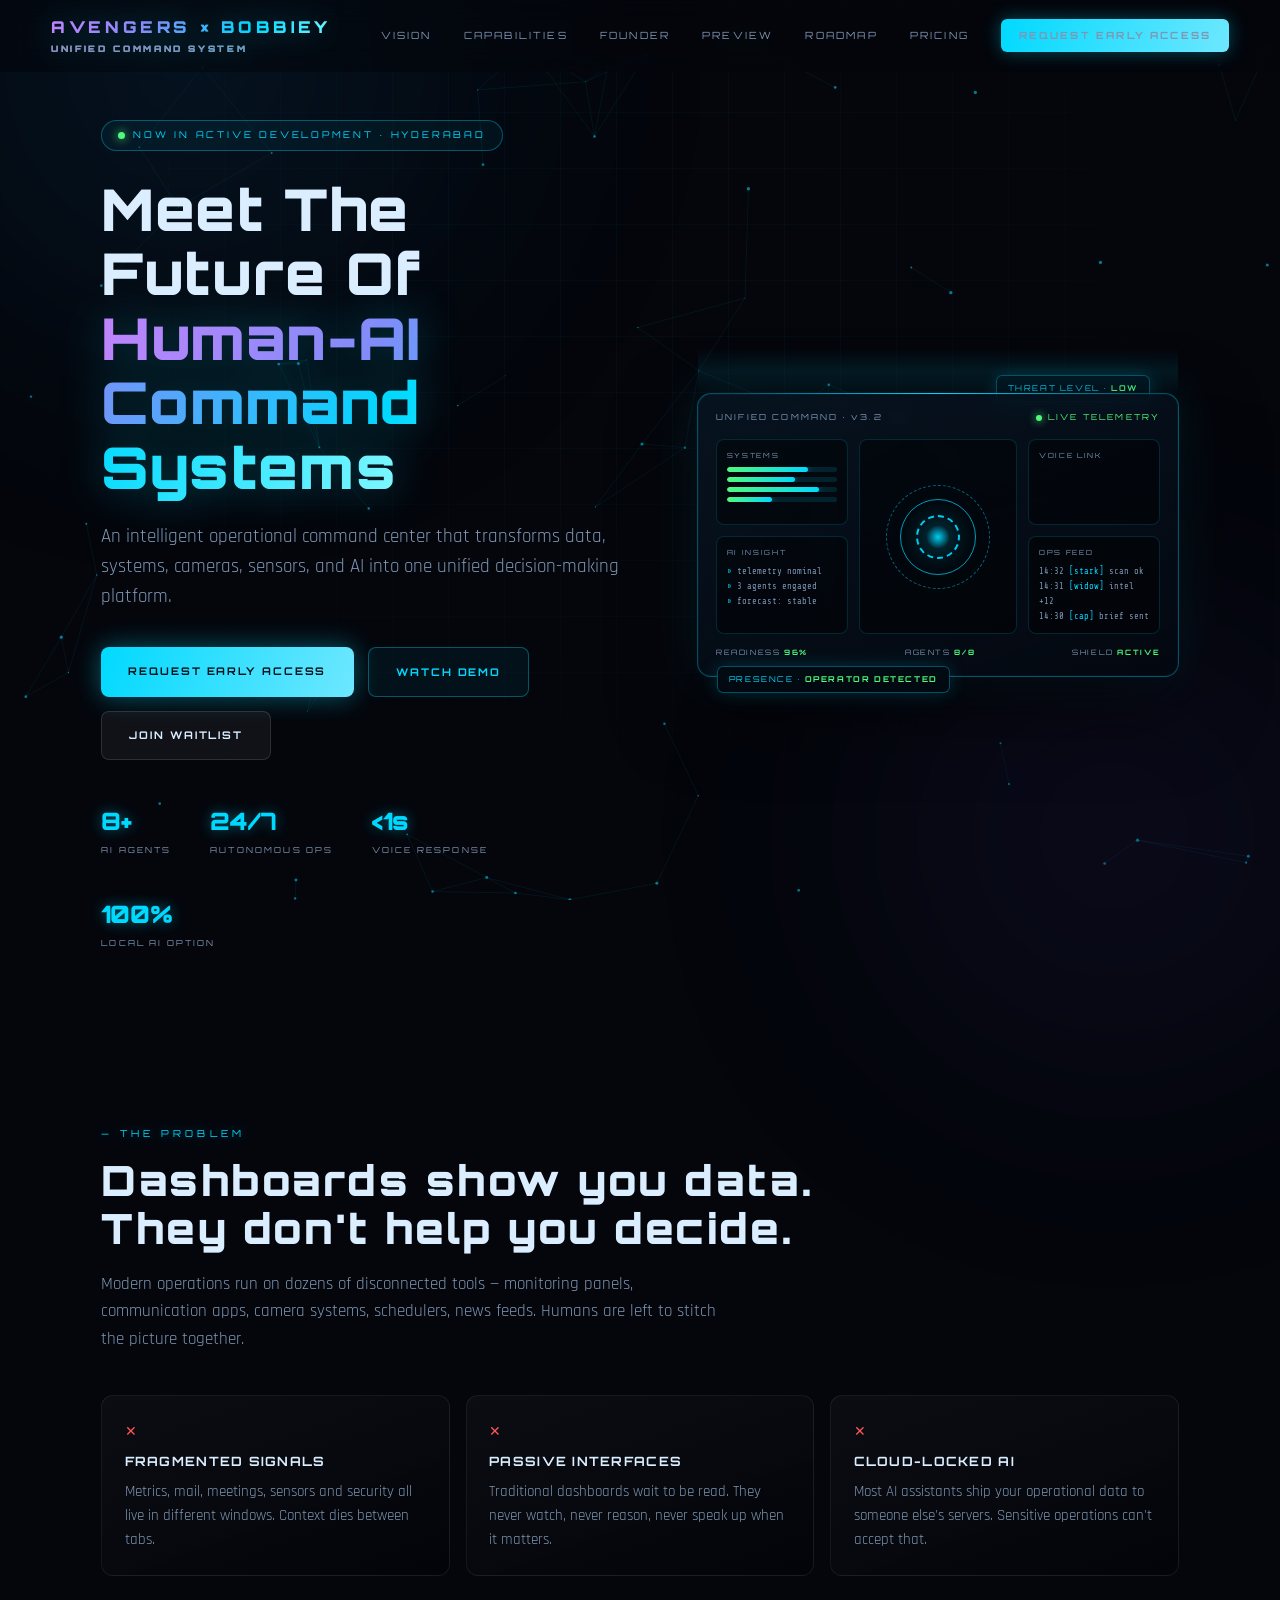
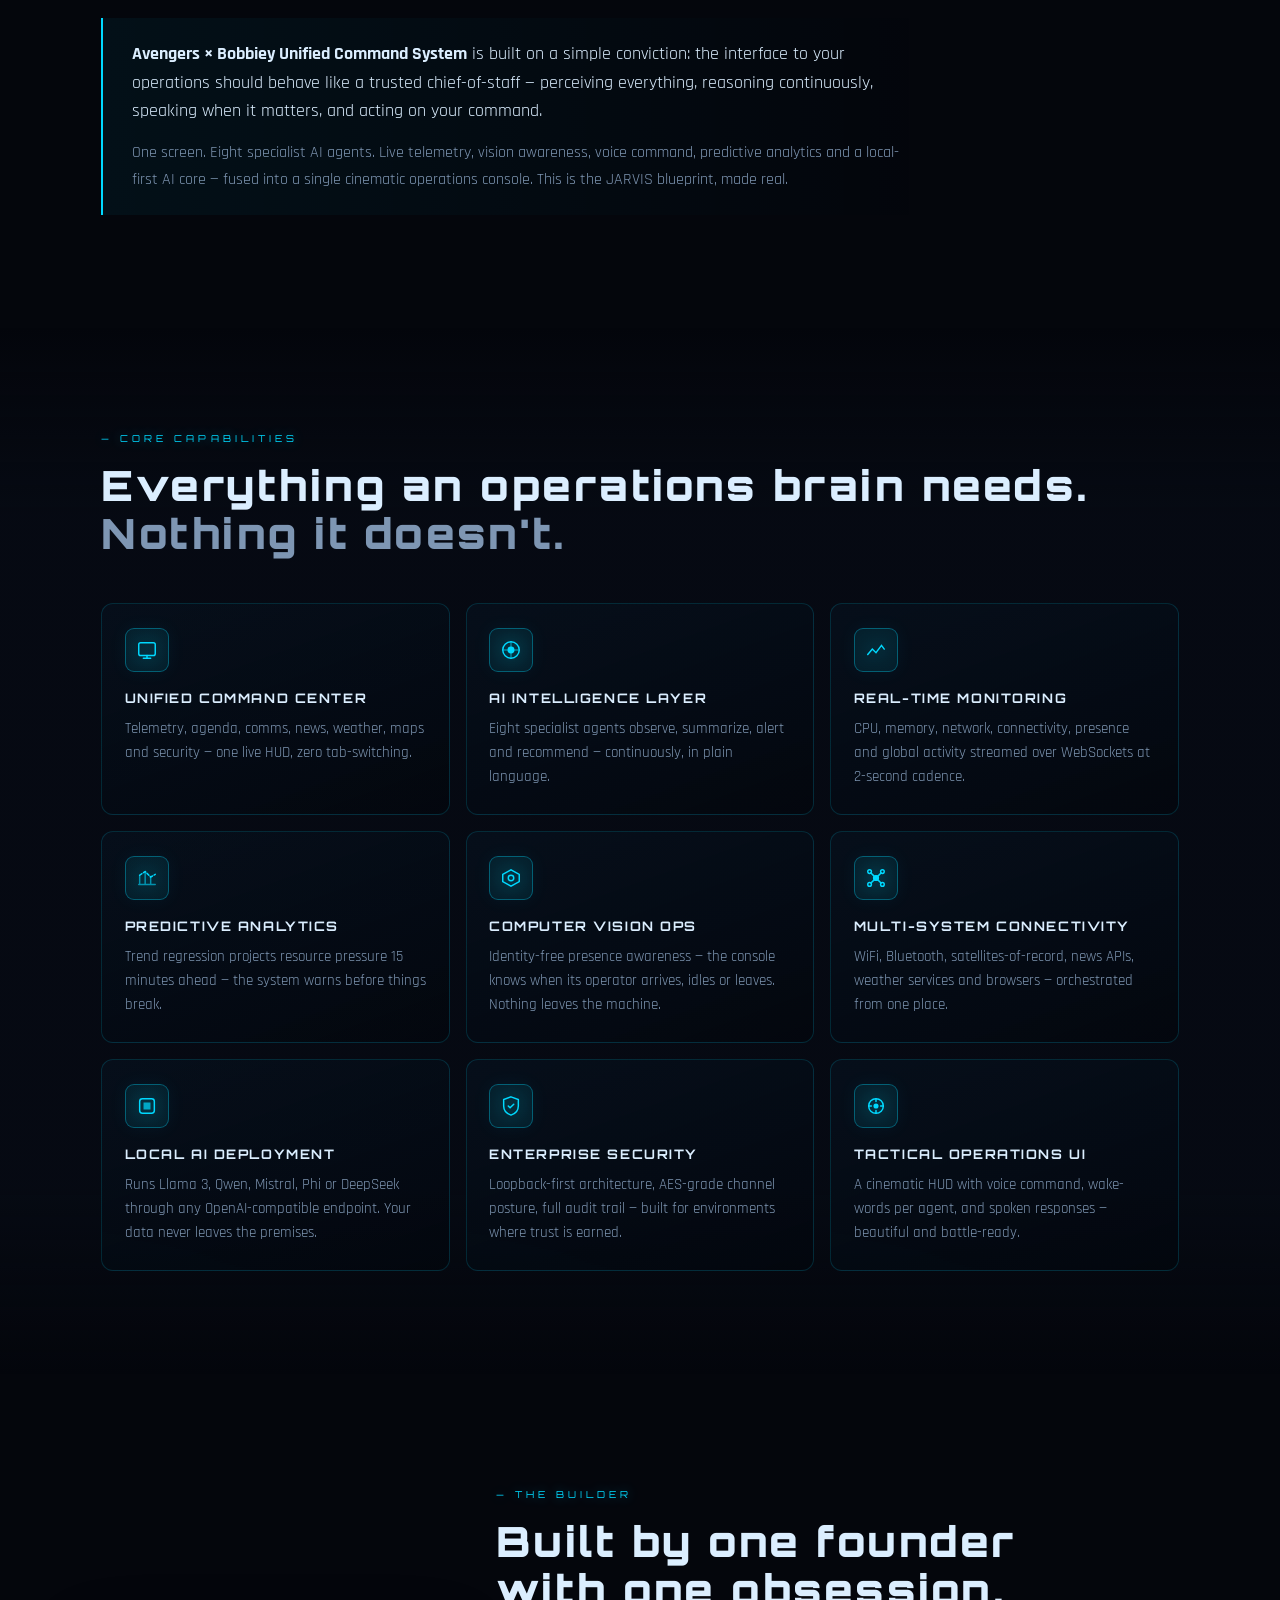
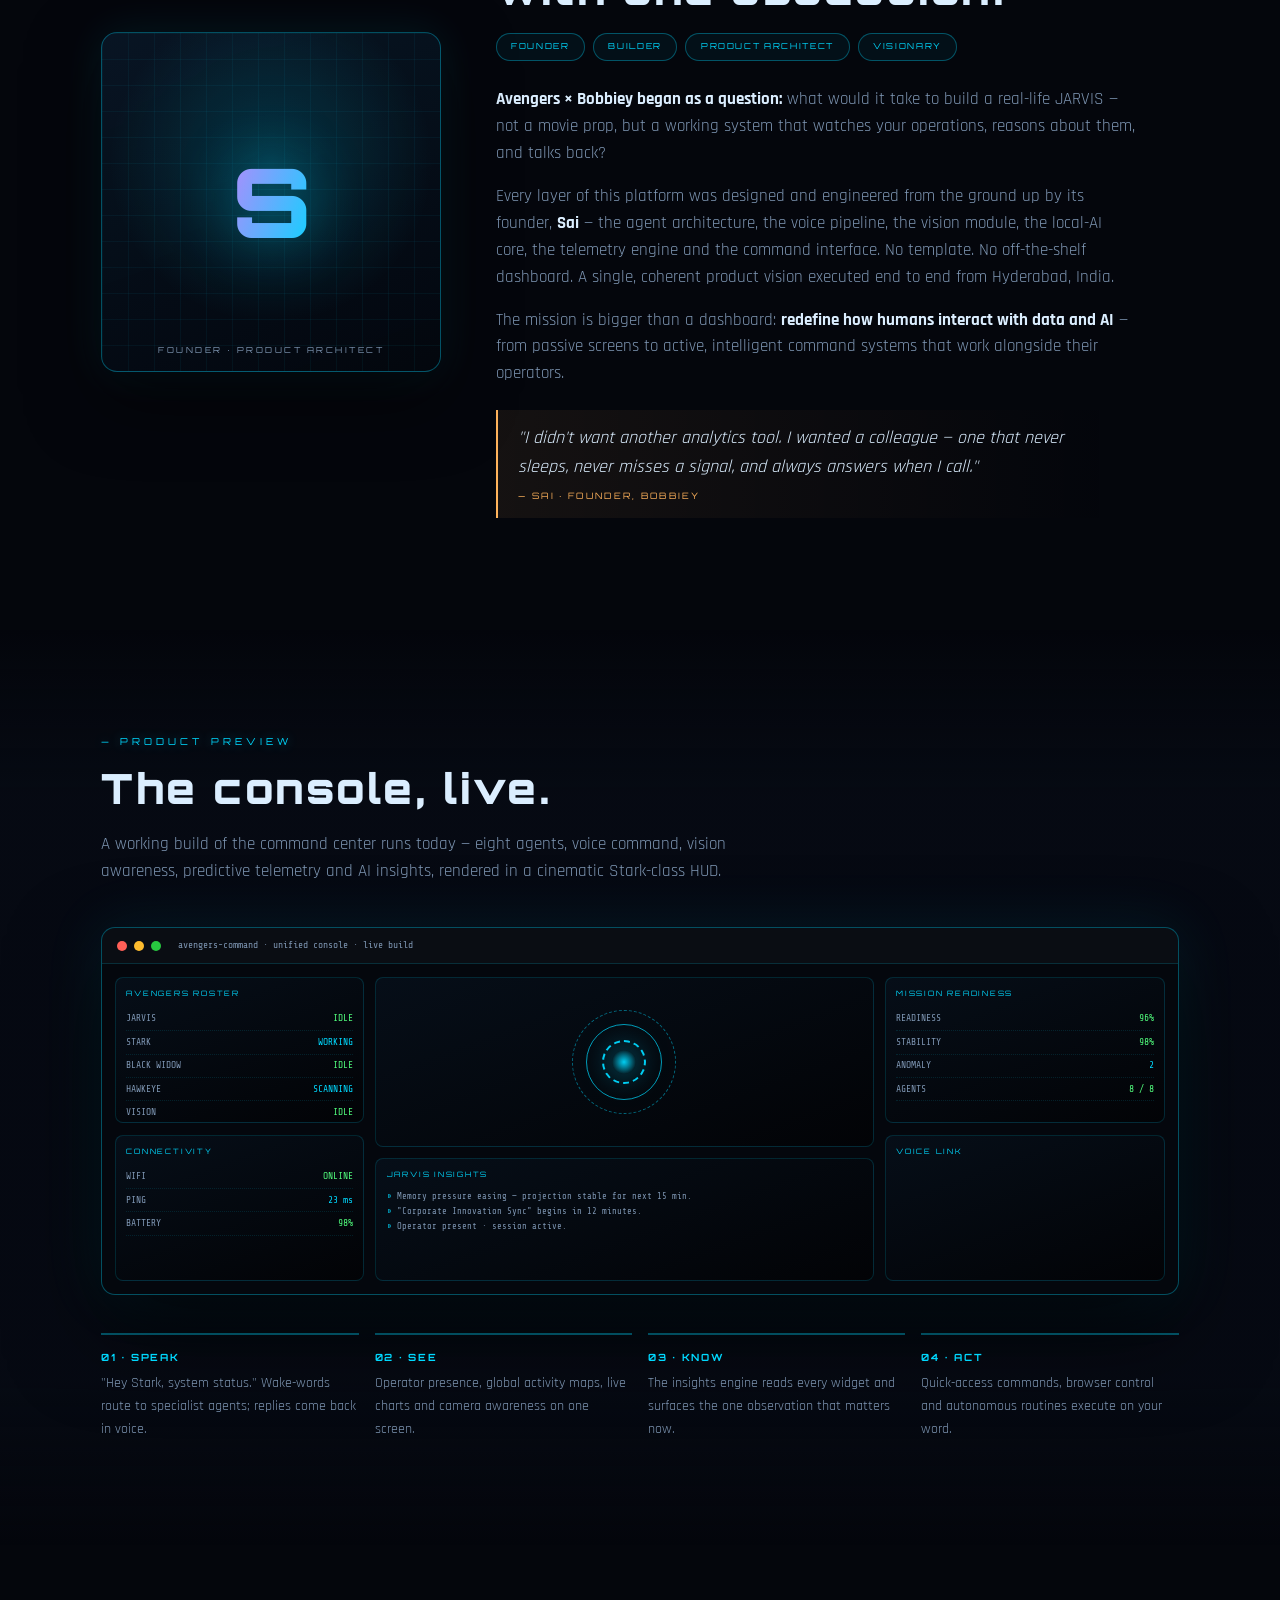
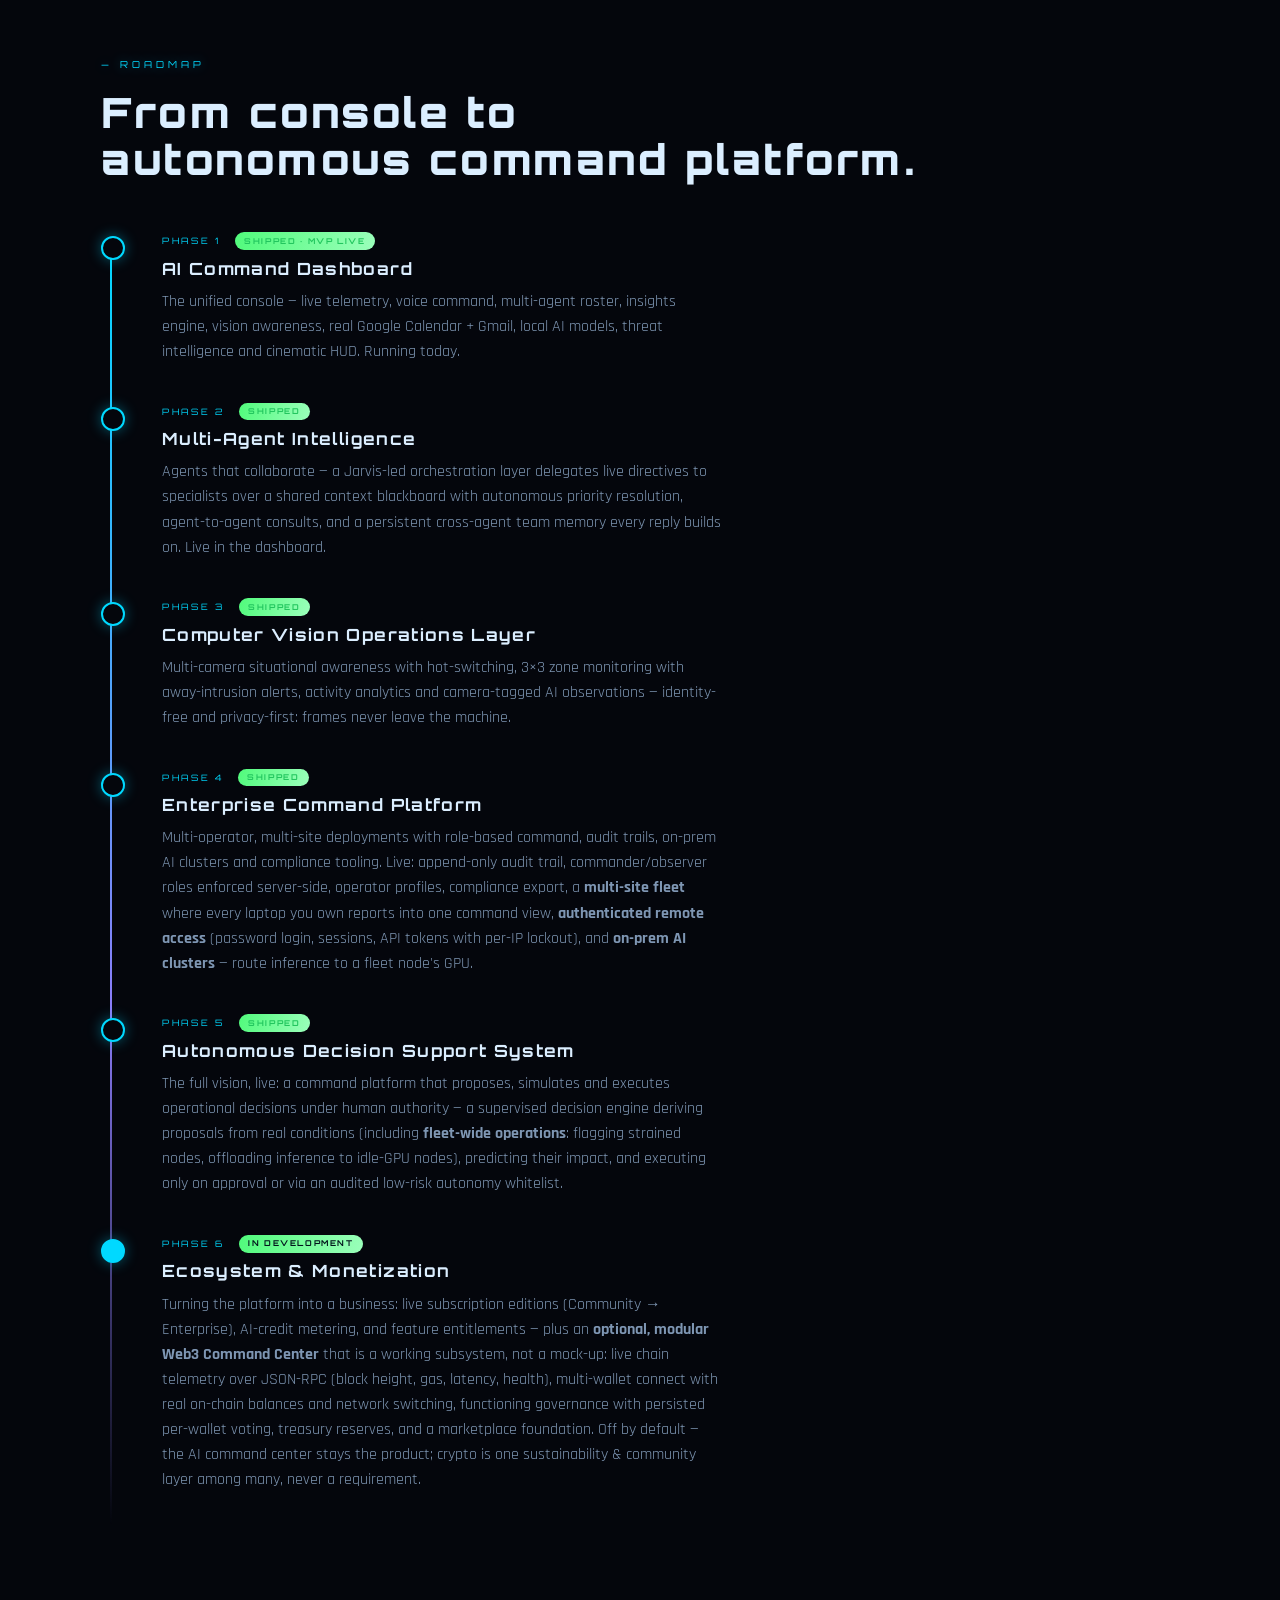
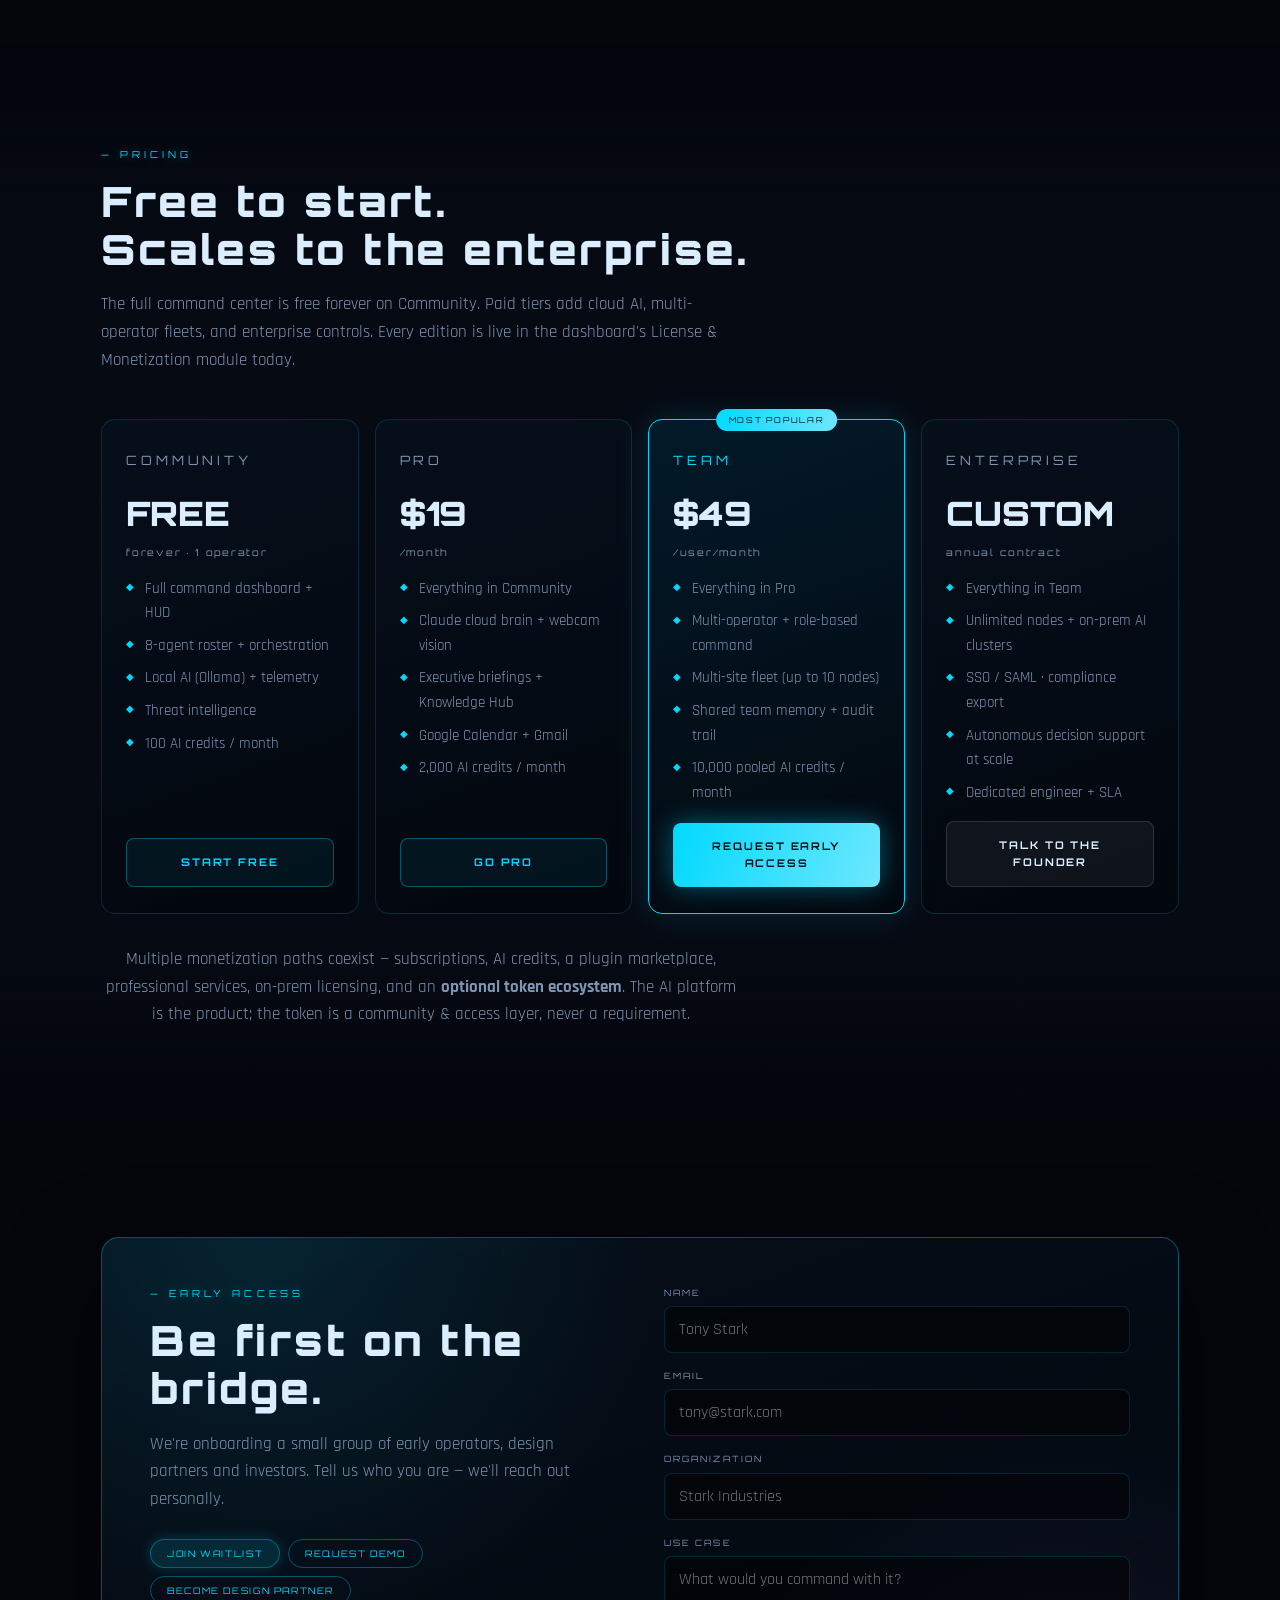
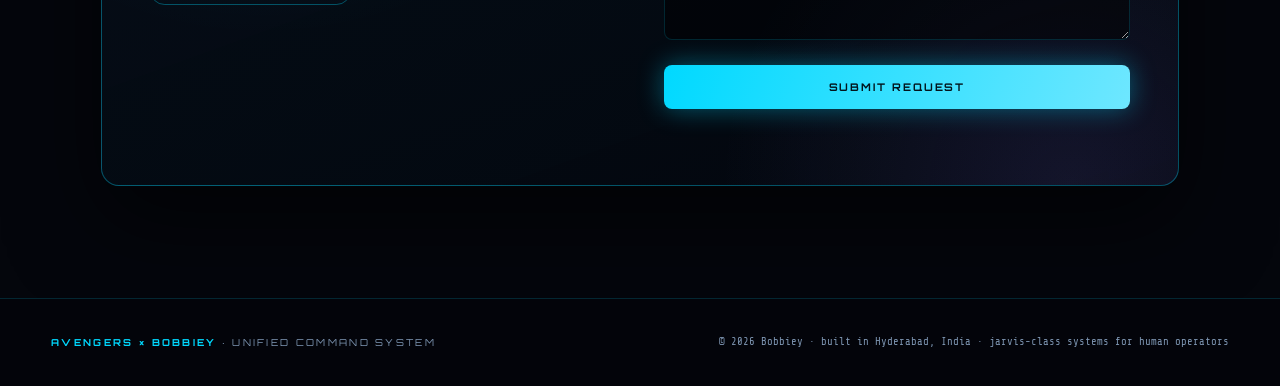
<file: static/landing.html>
<!doctype html>
<html lang="en">
<head>
<meta charset="utf-8"/>
<meta name="viewport" content="width=device-width, initial-scale=1"/>
<title>AVENGERS × BOBBIEY — Unified Command System</title>
<meta name="description" content="The next-generation AI-powered command center. Data, systems, cameras, sensors and AI — unified into one decision-making platform."/>
<link rel="preconnect" href="https://fonts.googleapis.com">
<link rel="preconnect" href="https://fonts.gstatic.com" crossorigin>
<link href="https://fonts.googleapis.com/css2?family=Orbitron:wght@400;700;900&family=Rajdhani:wght@300;400;500;600;700&family=Share+Tech+Mono&display=swap" rel="stylesheet">
<style>
/* ═══════════════════════════════════════════════════════
   AVENGERS × BOBBIEY · Launch site
   ═══════════════════════════════════════════════════════ */
:root{
  --bg:#04060c; --bg2:#070b14;
  --ink:#dbeeff; --dim:#7e96b3;
  --cy:#00d9ff; --cy-soft:rgba(0,217,255,.45);
  --vio:#8b7cf8; --gold:#ffb35c; --grn:#50fa7b; --red:#ff5555;
  --edge:rgba(0,217,255,.16); --edge2:rgba(0,217,255,.34);
  --disp:'Orbitron',sans-serif; --body:'Rajdhani',sans-serif; --mono:'Share Tech Mono',monospace;
}
*{box-sizing:border-box;margin:0;padding:0}
html{scroll-behavior:smooth}
body{
  background:var(--bg); color:var(--ink); font-family:var(--body);
  font-size:17px; line-height:1.6; overflow-x:hidden;
}
::selection{background:rgba(0,217,255,.3)}
::-webkit-scrollbar{width:8px}
::-webkit-scrollbar-thumb{background:linear-gradient(180deg,var(--cy),#0a3450);border-radius:4px}
::-webkit-scrollbar-track{background:#03050a}

/* ambient */
#stars{position:fixed;inset:0;z-index:0;pointer-events:none}
.bg-glow{position:fixed;z-index:0;pointer-events:none;border-radius:50%;filter:blur(110px);opacity:.35}
.bg-glow.a{width:60vw;height:60vw;top:-25vw;left:-15vw;background:radial-gradient(circle,#0a3a5c,transparent 70%)}
.bg-glow.b{width:50vw;height:50vw;bottom:-20vw;right:-12vw;background:radial-gradient(circle,#241b4d,transparent 70%)}
.grid-layer{
  position:fixed;inset:0;z-index:0;pointer-events:none;
  background-image:linear-gradient(rgba(0,217,255,.035) 1px,transparent 1px),linear-gradient(90deg,rgba(0,217,255,.035) 1px,transparent 1px);
  background-size:56px 56px;
  mask-image:radial-gradient(ellipse at 50% 30%,black 20%,transparent 75%);
}

/* nav */
nav{
  position:fixed;top:0;left:0;right:0;z-index:50;
  display:flex;align-items:center;justify-content:space-between;
  padding:.9rem 4vw;
  background:rgba(4,6,12,.55); backdrop-filter:blur(14px);
  border-bottom:1px solid transparent;
  transition:border-color .4s, background .4s;
}
nav.scrolled{border-bottom-color:var(--edge);background:rgba(4,6,12,.88)}
.logo{font-family:var(--disp);font-weight:900;font-size:1.02rem;letter-spacing:.22em;text-decoration:none;
  background:linear-gradient(110deg,#c084fc,#818cf8 35%,#00d9ff 70%,#7ff7ff);
  -webkit-background-clip:text;background-clip:text;color:transparent;
  filter:drop-shadow(0 0 14px rgba(0,217,255,.35));}
.logo small{font-size:.55rem;letter-spacing:.3em;display:block;color:var(--dim);-webkit-text-fill-color:var(--dim);margin-top:2px}
.nav-links{display:flex;gap:2rem;align-items:center}
.nav-links a{color:var(--dim);text-decoration:none;font-family:var(--disp);font-size:.62rem;letter-spacing:.22em;transition:color .25s}
.nav-links a:hover{color:var(--cy)}
.nav-cta{
  font-family:var(--disp);font-size:.6rem;letter-spacing:.2em;font-weight:700;
  color:#02141c;background:linear-gradient(110deg,var(--cy),#6ee7ff);
  padding:.55rem 1.1rem;border-radius:6px;text-decoration:none;
  box-shadow:0 0 18px rgba(0,217,255,.35);transition:transform .25s,box-shadow .25s;
}
.nav-cta:hover{transform:translateY(-1px);box-shadow:0 0 28px rgba(0,217,255,.55)}
@media(max-width:880px){.nav-links a:not(.nav-cta){display:none}}

section{position:relative;z-index:1}
.wrap{max-width:1180px;margin:0 auto;padding:0 4vw}

/* reveal animation */
.reveal{opacity:0;transform:translateY(34px);transition:opacity .8s cubic-bezier(.2,.7,.3,1),transform .8s cubic-bezier(.2,.7,.3,1)}
.reveal.in{opacity:1;transform:none}

.eyebrow{font-family:var(--disp);font-size:.6rem;letter-spacing:.42em;color:var(--cy);text-shadow:0 0 12px var(--cy-soft);margin-bottom:1rem}
h2.sect{font-family:var(--disp);font-weight:900;font-size:clamp(1.6rem,3.6vw,2.6rem);letter-spacing:.06em;line-height:1.15;margin-bottom:1.1rem}
.sect-sub{color:var(--dim);font-size:1.08rem;max-width:640px;font-weight:400}

/* ═══ HERO ═══ */
.hero{min-height:100vh;display:flex;align-items:center;padding:7.5rem 0 4rem}
.hero-grid{display:grid;grid-template-columns:1.05fr .95fr;gap:4rem;align-items:center}
@media(max-width:980px){.hero-grid{grid-template-columns:1fr}}
.hero-tag{display:inline-flex;align-items:center;gap:.5rem;font-family:var(--disp);font-size:.58rem;letter-spacing:.3em;color:var(--cy);
  border:1px solid var(--edge2);border-radius:999px;padding:.45rem 1rem;margin-bottom:1.6rem;background:rgba(0,217,255,.05)}
.hero-tag .dot{width:7px;height:7px;border-radius:50%;background:var(--grn);box-shadow:0 0 10px var(--grn);animation:pulse 1.8s infinite}
@keyframes pulse{0%,100%{opacity:1}50%{opacity:.4}}
h1{
  font-family:var(--disp);font-weight:900;
  font-size:clamp(2.1rem,5vw,3.6rem);
  line-height:1.12;letter-spacing:.02em;margin-bottom:1.4rem;
}
h1 .grad{background:linear-gradient(110deg,#c084fc,#818cf8 30%,#00d9ff 65%,#7ff7ff);-webkit-background-clip:text;background-clip:text;color:transparent;filter:drop-shadow(0 0 22px rgba(0,217,255,.3))}
.hero-sub{color:var(--dim);font-size:1.18rem;max-width:560px;margin-bottom:2.2rem;font-weight:400}
.cta-row{display:flex;gap:.9rem;flex-wrap:wrap;margin-bottom:2.6rem}
.btn{
  font-family:var(--disp);font-size:.66rem;letter-spacing:.18em;font-weight:700;
  padding:.95rem 1.7rem;border-radius:8px;text-decoration:none;cursor:pointer;border:none;
  transition:transform .25s,box-shadow .25s,background .25s;
}
.btn.primary{color:#02141c;background:linear-gradient(110deg,var(--cy),#6ee7ff);box-shadow:0 0 26px rgba(0,217,255,.4)}
.btn.primary:hover{transform:translateY(-2px);box-shadow:0 0 40px rgba(0,217,255,.6)}
.btn.ghost{color:var(--cy);background:rgba(0,217,255,.06);border:1px solid var(--edge2)}
.btn.ghost:hover{background:rgba(0,217,255,.12);transform:translateY(-2px)}
.btn.dark{color:var(--ink);background:rgba(255,255,255,.05);border:1px solid rgba(255,255,255,.12)}
.btn.dark:hover{background:rgba(255,255,255,.1);transform:translateY(-2px)}
.hero-stats{display:flex;gap:2.4rem;flex-wrap:wrap}
.hstat .n{font-family:var(--disp);font-weight:900;font-size:1.5rem;color:var(--cy);text-shadow:0 0 14px var(--cy-soft)}
.hstat .l{font-family:var(--disp);font-size:.52rem;letter-spacing:.26em;color:var(--dim);margin-top:.2rem}

/* hero HUD mock */
.hud-mock{
  position:relative;border:1px solid var(--edge2);border-radius:14px;
  background:linear-gradient(160deg,rgba(10,30,48,.55),rgba(4,8,16,.9));
  box-shadow:0 30px 80px rgba(0,0,0,.6),0 0 50px rgba(0,217,255,.12),inset 0 0 0 1px rgba(0,217,255,.05);
  padding:1.1rem;backdrop-filter:blur(8px);
  animation:float 7s ease-in-out infinite;
}
@keyframes float{0%,100%{transform:translateY(0) rotateX(0)}50%{transform:translateY(-12px)}}
.hud-mock::before{content:'';position:absolute;left:8%;right:8%;top:-1px;height:1px;background:linear-gradient(90deg,transparent,var(--cy),transparent)}
.mock-head{display:flex;justify-content:space-between;align-items:center;margin-bottom:.9rem;font-family:var(--disp);font-size:.52rem;letter-spacing:.26em;color:var(--dim)}
.mock-head .live{color:var(--grn);display:flex;gap:.4rem;align-items:center}
.mock-head .live::before{content:'';width:6px;height:6px;border-radius:50%;background:var(--grn);box-shadow:0 0 8px var(--grn);animation:pulse 1.6s infinite}
.mock-grid{display:grid;grid-template-columns:1fr 1.2fr 1fr;gap:.7rem}
.mock-cell{border:1px solid var(--edge);border-radius:8px;background:rgba(0,0,0,.45);padding:.6rem;min-height:86px;position:relative;overflow:hidden}
.mock-cell .t{font-family:var(--disp);font-size:.44rem;letter-spacing:.24em;color:var(--dim);margin-bottom:.35rem}
.mock-orb{display:flex;align-items:center;justify-content:center;min-height:150px;grid-row:span 2}
.morb{position:relative;width:104px;height:104px}
.morb i{position:absolute;inset:0;border-radius:50%;border:1px dashed var(--cy);opacity:.45;animation:spin 14s linear infinite}
.morb i:nth-child(2){inset:14px;border-style:solid;opacity:.7;animation:spin 9s linear infinite reverse}
.morb i:nth-child(3){inset:30px;border-width:2px;opacity:.95;animation:spin 6s linear infinite}
.morb b{position:absolute;inset:40px;border-radius:50%;background:radial-gradient(circle,rgba(0,217,255,.95),rgba(0,217,255,.12) 70%);box-shadow:0 0 30px rgba(0,217,255,.6);animation:pulse 3s infinite}
@keyframes spin{to{transform:rotate(360deg)}}
.mbar{height:5px;border-radius:3px;background:rgba(0,217,255,.13);margin:.32rem 0;overflow:hidden}
.mbar i{display:block;height:100%;border-radius:3px;background:linear-gradient(90deg,var(--grn),var(--cy));box-shadow:0 0 8px var(--cy-soft);animation:barpulse 3.4s ease-in-out infinite}
.mbar:nth-child(3) i{width:62%;animation-delay:.5s}
.mbar:nth-child(4) i{width:84%;animation-delay:1s}
.mbar:nth-child(5) i{width:41%;animation-delay:1.5s}
@keyframes barpulse{0%,100%{opacity:.7}50%{opacity:1}}
.mock-wave{display:flex;align-items:flex-end;gap:2px;height:42px}
.mock-wave i{flex:1;background:var(--cy);opacity:.8;border-radius:1px;animation:wv 1.3s ease-in-out infinite}
.mock-wave i:nth-child(odd){animation-delay:.25s}
.mock-wave i:nth-child(3n){animation-delay:.5s}
@keyframes wv{0%,100%{height:18%}50%{height:92%}}
.mock-scan{position:absolute;left:0;right:0;height:46px;top:-46px;background:linear-gradient(180deg,transparent,rgba(0,217,255,.08),transparent);animation:scan 4.6s linear infinite;pointer-events:none}
@keyframes scan{to{transform:translateY(360px)}}
.mock-log{font-family:var(--mono);font-size:.55rem;color:var(--dim);line-height:1.7}
.mock-log .c{color:var(--cy)}
.mock-foot{display:flex;justify-content:space-between;margin-top:.8rem;font-family:var(--disp);font-size:.46rem;letter-spacing:.22em;color:var(--dim)}
.mock-foot span b{color:var(--grn)}

/* floating chips around the mock */
.hud-float{position:absolute;font-family:var(--disp);font-size:.5rem;letter-spacing:.2em;color:var(--cy);
  border:1px solid var(--edge2);background:rgba(3,10,18,.85);border-radius:6px;padding:.4rem .7rem;
  box-shadow:0 0 18px rgba(0,217,255,.18);backdrop-filter:blur(6px);animation:float 6s ease-in-out infinite}
.hud-float.f1{top:-18px;right:6%;animation-delay:1.2s}
.hud-float.f2{bottom:-16px;left:4%;animation-delay:2.4s}
.hud-float b{color:var(--grn)}

/* ═══ VISION ═══ */
.vision{padding:7rem 0}
.prob-grid{display:grid;grid-template-columns:repeat(3,1fr);gap:1rem;margin:2.6rem 0}
@media(max-width:880px){.prob-grid{grid-template-columns:1fr}}
.prob{
  border:1px solid rgba(255,255,255,.07);border-radius:12px;padding:1.4rem;
  background:linear-gradient(160deg,rgba(255,255,255,.03),rgba(0,0,0,.25));
}
.prob .x{font-family:var(--disp);color:var(--red);font-size:.9rem;margin-bottom:.6rem}
.prob h4{font-family:var(--disp);font-size:.8rem;letter-spacing:.1em;margin-bottom:.5rem}
.prob p{color:var(--dim);font-size:.95rem}
.vision-narrative{
  border-left:2px solid var(--cy);padding:1.4rem 1.8rem;margin-top:2.6rem;
  background:linear-gradient(90deg,rgba(0,217,255,.05),transparent);
  border-radius:0 12px 12px 0;max-width:840px;
}
.vision-narrative p{color:var(--ink);font-size:1.12rem;font-weight:400}
.vision-narrative p+p{margin-top:.9rem;color:var(--dim);font-size:1.02rem}

/* ═══ CAPABILITIES ═══ */
.caps{padding:6.5rem 0;background:linear-gradient(180deg,transparent,rgba(7,12,22,.7) 18%,rgba(7,12,22,.7) 82%,transparent)}
.cap-grid{display:grid;grid-template-columns:repeat(3,1fr);gap:1rem;margin-top:2.8rem}
@media(max-width:980px){.cap-grid{grid-template-columns:repeat(2,1fr)}}
@media(max-width:640px){.cap-grid{grid-template-columns:1fr}}
.cap{
  position:relative;border:1px solid var(--edge);border-radius:12px;padding:1.5rem 1.4rem;
  background:linear-gradient(160deg,rgba(8,22,36,.5),rgba(3,7,14,.8));
  transition:transform .35s cubic-bezier(.2,.7,.3,1),border-color .35s,box-shadow .35s;
  overflow:hidden;
}
.cap::after{content:'';position:absolute;inset:0;background:radial-gradient(420px circle at var(--mx,50%) var(--my,50%),rgba(0,217,255,.1),transparent 45%);opacity:0;transition:opacity .3s;pointer-events:none}
.cap:hover{transform:translateY(-6px);border-color:var(--edge2);box-shadow:0 18px 44px rgba(0,0,0,.5),0 0 26px rgba(0,217,255,.12)}
.cap:hover::after{opacity:1}
.cap .ic{
  width:44px;height:44px;border-radius:9px;display:flex;align-items:center;justify-content:center;
  border:1px solid var(--edge2);background:rgba(0,217,255,.07);margin-bottom:1rem;
  color:var(--cy);filter:drop-shadow(0 0 8px var(--cy-soft));
}
.cap .ic svg{width:22px;height:22px}
.cap h4{font-family:var(--disp);font-size:.82rem;letter-spacing:.12em;margin-bottom:.5rem}
.cap p{color:var(--dim);font-size:.95rem}

/* ═══ FOUNDER ═══ */
.founder{padding:7rem 0}
.founder-grid{display:grid;grid-template-columns:340px 1fr;gap:3.4rem;align-items:center}
@media(max-width:920px){.founder-grid{grid-template-columns:1fr}}
.f-portrait{
  position:relative;aspect-ratio:1;border-radius:16px;
  border:1px solid var(--edge2);
  background:
    radial-gradient(circle at 50% 38%,rgba(0,217,255,.18),transparent 60%),
    linear-gradient(160deg,rgba(10,28,46,.7),rgba(3,7,14,.95));
  display:flex;align-items:center;justify-content:center;
  box-shadow:0 26px 70px rgba(0,0,0,.55),0 0 44px rgba(0,217,255,.1);
  overflow:hidden;
}
.f-portrait::before{content:'';position:absolute;inset:0;background-image:linear-gradient(rgba(0,217,255,.05) 1px,transparent 1px),linear-gradient(90deg,rgba(0,217,255,.05) 1px,transparent 1px);background-size:26px 26px}
.f-portrait::after{content:'';position:absolute;left:0;right:0;height:54px;top:-54px;background:linear-gradient(180deg,transparent,rgba(0,217,255,.12),transparent);animation:scan 5s linear infinite}
.f-mono{
  font-family:var(--disp);font-weight:900;font-size:6rem;
  background:linear-gradient(110deg,#c084fc,#00d9ff);-webkit-background-clip:text;background-clip:text;color:transparent;
  filter:drop-shadow(0 0 30px rgba(0,217,255,.4));
}
.f-tagline{position:absolute;bottom:14px;left:0;right:0;text-align:center;font-family:var(--disp);font-size:.52rem;letter-spacing:.3em;color:var(--dim)}
.role-chips{display:flex;gap:.5rem;flex-wrap:wrap;margin:1.2rem 0 1.6rem}
.role-chip{font-family:var(--disp);font-size:.52rem;letter-spacing:.2em;color:var(--cy);border:1px solid var(--edge2);border-radius:999px;padding:.4rem .9rem;background:rgba(0,217,255,.05)}
.founder p{color:var(--dim);font-size:1.05rem;margin-bottom:1rem;max-width:640px}
.founder p strong{color:var(--ink)}
.f-quote{
  border-left:2px solid var(--gold);padding:.9rem 1.3rem;margin-top:1.4rem;
  background:linear-gradient(90deg,rgba(255,179,92,.07),transparent);border-radius:0 10px 10px 0;
  font-size:1.12rem;color:var(--ink);font-style:italic;max-width:620px;
}
.f-quote small{display:block;margin-top:.5rem;font-family:var(--disp);font-style:normal;font-size:.55rem;letter-spacing:.26em;color:var(--gold)}

/* ═══ PREVIEW ═══ */
.preview{padding:6.5rem 0;background:linear-gradient(180deg,transparent,rgba(7,12,22,.7) 18%,rgba(7,12,22,.7) 82%,transparent)}
.shot{
  border:1px solid var(--edge2);border-radius:14px;overflow:hidden;
  box-shadow:0 36px 90px rgba(0,0,0,.65),0 0 60px rgba(0,217,255,.1);
  background:#04070d;margin-top:2.6rem;
}
.shot-bar{display:flex;gap:.45rem;align-items:center;padding:.6rem .9rem;border-bottom:1px solid var(--edge);background:rgba(255,255,255,.025)}
.shot-bar i{width:10px;height:10px;border-radius:50%;background:#2a3a4a}
.shot-bar i:nth-child(1){background:#ff5f57}.shot-bar i:nth-child(2){background:#febc2e}.shot-bar i:nth-child(3){background:#28c840}
.shot-bar span{font-family:var(--mono);font-size:.6rem;color:var(--dim);margin-left:.6rem}
.shot-body{display:grid;grid-template-columns:.8fr 1.6fr .9fr;gap:.7rem;padding:.8rem;min-height:330px}
@media(max-width:760px){.shot-body{grid-template-columns:1fr}}
.shot-col{display:flex;flex-direction:column;gap:.7rem}
.shot-card{border:1px solid var(--edge);border-radius:8px;background:linear-gradient(160deg,rgba(8,22,36,.5),rgba(0,0,0,.5));padding:.65rem;flex:1;position:relative;overflow:hidden}
.shot-card .t{font-family:var(--disp);font-size:.46rem;letter-spacing:.24em;color:var(--cy);margin-bottom:.5rem}
.rowline{display:flex;justify-content:space-between;font-family:var(--mono);font-size:.6rem;color:var(--dim);padding:.22rem 0;border-bottom:1px dotted rgba(0,217,255,.12)}
.rowline b{color:var(--cy);font-weight:400}
.rowline .g{color:var(--grn)}
.shot-orbwrap{display:flex;align-items:center;justify-content:center;min-height:170px}
.walkthrough{display:grid;grid-template-columns:repeat(4,1fr);gap:1rem;margin-top:2.4rem}
@media(max-width:880px){.walkthrough{grid-template-columns:repeat(2,1fr)}}
.walk{border-top:2px solid var(--edge2);padding-top:.9rem}
.walk b{font-family:var(--disp);font-size:.62rem;letter-spacing:.18em;color:var(--cy);display:block;margin-bottom:.4rem}
.walk p{color:var(--dim);font-size:.9rem}

/* ═══ ROADMAP ═══ */
.roadmap{padding:7rem 0}
.timeline{position:relative;margin-top:3rem;padding-left:2.2rem}
.timeline::before{content:'';position:absolute;left:9px;top:6px;bottom:6px;width:2px;background:linear-gradient(180deg,var(--cy),var(--vio) 60%,transparent)}
.phase{position:relative;padding:0 0 2.4rem 1.6rem}
.phase::before{
  content:'';position:absolute;left:-2.2rem;top:4px;width:20px;height:20px;border-radius:50%;
  border:2px solid var(--cy);background:var(--bg);
  box-shadow:0 0 14px rgba(0,217,255,.4);
}
.phase.now::before{background:var(--cy);animation:pulse 1.8s infinite}
.phase .ph{font-family:var(--disp);font-size:.55rem;letter-spacing:.3em;color:var(--cy);margin-bottom:.35rem}
.phase .now-badge{display:inline-block;font-size:.5rem;letter-spacing:.2em;color:#02141c;background:linear-gradient(110deg,var(--grn),#9bffbb);border-radius:999px;padding:.16rem .6rem;margin-left:.6rem;font-weight:700}
.phase h4{font-family:var(--disp);font-size:1.05rem;letter-spacing:.08em;margin-bottom:.4rem}
.phase p{color:var(--dim);max-width:560px;font-size:.98rem}

/* ═══ ACCESS ═══ */
.access{padding:6.5rem 0 7rem}
.access-card{
  border:1px solid var(--edge2);border-radius:18px;
  background:
    radial-gradient(800px circle at 15% 0%,rgba(0,217,255,.1),transparent 50%),
    radial-gradient(700px circle at 90% 100%,rgba(139,124,248,.12),transparent 50%),
    linear-gradient(160deg,rgba(8,22,36,.6),rgba(3,7,14,.92));
  padding:3rem;display:grid;grid-template-columns:1fr 1fr;gap:3rem;
  box-shadow:0 34px 90px rgba(0,0,0,.6);
}
@media(max-width:920px){.access-card{grid-template-columns:1fr;padding:2rem}}
.intent-row{display:flex;gap:.5rem;flex-wrap:wrap;margin-top:1.6rem}
.intent{
  font-family:var(--disp);font-size:.56rem;letter-spacing:.18em;
  border:1px solid var(--edge2);border-radius:999px;padding:.5rem 1rem;
  color:var(--cy);background:transparent;cursor:pointer;transition:all .25s;
}
.intent.active,.intent:hover{background:rgba(0,217,255,.12);box-shadow:0 0 14px rgba(0,217,255,.2)}
form .field{margin-bottom:1rem}
form label{font-family:var(--disp);font-size:.54rem;letter-spacing:.24em;color:var(--dim);display:block;margin-bottom:.4rem}
form input,form textarea{
  width:100%;background:rgba(0,0,0,.45);border:1px solid var(--edge);border-radius:8px;
  color:var(--ink);font-family:var(--body);font-size:1rem;padding:.75rem .9rem;outline:none;
  transition:border-color .25s,box-shadow .25s;
}
form input:focus,form textarea:focus{border-color:var(--cy);box-shadow:0 0 16px rgba(0,217,255,.18)}
form textarea{min-height:84px;resize:vertical}
.form-msg{font-family:var(--mono);font-size:.78rem;margin-top:.8rem;min-height:1.2em}
.form-msg.ok{color:var(--grn)}
.form-msg.err{color:var(--red)}

/* pricing */
.pricing{padding:6.5rem 0;background:linear-gradient(180deg,transparent,rgba(7,12,22,.7) 18%,rgba(7,12,22,.7) 82%,transparent)}
.price-grid{display:grid;grid-template-columns:repeat(3,minmax(0,1fr));gap:1.2rem;margin-top:2.8rem;align-items:stretch}
.price-grid.four{grid-template-columns:repeat(4,minmax(0,1fr));gap:1rem}
@media(max-width:1100px){.price-grid.four{grid-template-columns:repeat(2,minmax(0,1fr))}}
@media(max-width:920px){.price-grid{grid-template-columns:1fr}}
@media(max-width:620px){.price-grid.four{grid-template-columns:1fr}}
.price-card{position:relative;border:1px solid var(--edge);border-radius:14px;padding:1.9rem 1.5rem 1.6rem;background:linear-gradient(160deg,rgba(8,22,36,.5),rgba(3,7,14,.85));display:flex;flex-direction:column;gap:1rem;transition:transform .3s,border-color .3s,box-shadow .3s}
.price-card:hover{transform:translateY(-6px);border-color:var(--edge2);box-shadow:0 20px 50px rgba(0,0,0,.5)}
.price-card.featured{border-color:var(--cy);box-shadow:0 0 34px rgba(0,217,255,.16);background:linear-gradient(160deg,rgba(0,40,60,.55),rgba(3,7,14,.9))}
.pc-badge{position:absolute;top:-11px;left:50%;transform:translateX(-50%);font-family:var(--disp);font-size:.5rem;letter-spacing:.22em;color:#02141c;background:linear-gradient(110deg,var(--cy),#6ee7ff);padding:.28rem .8rem;border-radius:999px;white-space:nowrap}
.pc-name{font-family:var(--disp);font-size:.8rem;letter-spacing:.3em;color:var(--dim)}
.price-card.featured .pc-name{color:var(--cy)}
.pc-price{font-family:var(--disp);font-weight:900;font-size:2.1rem;color:var(--ink)}
.pc-price small{display:block;font-size:.6rem;font-weight:400;letter-spacing:.18em;color:var(--dim);margin-top:.3rem}
.pc-feats{list-style:none;display:flex;flex-direction:column;gap:.5rem;flex:1}
.pc-feats li{color:var(--dim);font-size:.96rem;padding-left:1.2rem;position:relative}
.pc-feats li::before{content:'◆';position:absolute;left:0;color:var(--cy);font-size:.6rem;top:.35em}
.price-card .btn{text-align:center}

/* footer */
footer{border-top:1px solid var(--edge);padding:2.2rem 4vw;display:flex;justify-content:space-between;gap:1rem;flex-wrap:wrap;align-items:center;position:relative;z-index:1;background:rgba(3,5,10,.7)}
footer .fl{font-family:var(--disp);font-size:.6rem;letter-spacing:.24em;color:var(--dim)}
footer .fl b{color:var(--cy)}
footer .fr{font-family:var(--mono);font-size:.66rem;color:var(--dim)}
</style>
</head>
<body>

<canvas id="stars"></canvas>
<div class="bg-glow a"></div>
<div class="bg-glow b"></div>
<div class="grid-layer"></div>

<nav id="nav">
  <a class="logo" href="#top">AVENGERS × BOBBIEY<small>UNIFIED COMMAND SYSTEM</small></a>
  <div class="nav-links">
    <a href="#vision">VISION</a>
    <a href="#caps">CAPABILITIES</a>
    <a href="#founder">FOUNDER</a>
    <a href="#preview">PREVIEW</a>
    <a href="#roadmap">ROADMAP</a>
    <a href="#pricing">PRICING</a>
    <a class="nav-cta" href="#access">REQUEST EARLY ACCESS</a>
  </div>
</nav>

<!-- ═══ HERO ═══ -->
<section class="hero" id="top">
  <div class="wrap hero-grid">
    <div>
      <div class="hero-tag"><span class="dot"></span>NOW IN ACTIVE DEVELOPMENT · HYDERABAD</div>
      <h1>Meet The Future Of <span class="grad">Human-AI Command Systems</span></h1>
      <p class="hero-sub">An intelligent operational command center that transforms data, systems, cameras, sensors, and AI into one unified decision-making platform.</p>
      <div class="cta-row">
        <a class="btn primary" href="#access" data-intent="early-access">REQUEST EARLY ACCESS</a>
        <a class="btn ghost" href="#preview">WATCH DEMO</a>
        <a class="btn dark" href="#access" data-intent="waitlist">JOIN WAITLIST</a>
      </div>
      <div class="hero-stats">
        <div class="hstat"><div class="n">8+</div><div class="l">AI AGENTS</div></div>
        <div class="hstat"><div class="n">24/7</div><div class="l">AUTONOMOUS OPS</div></div>
        <div class="hstat"><div class="n">&lt;1s</div><div class="l">VOICE RESPONSE</div></div>
        <div class="hstat"><div class="n">100%</div><div class="l">LOCAL AI OPTION</div></div>
      </div>
    </div>

    <div style="position:relative">
      <div class="hud-float f1">THREAT LEVEL · <b>LOW</b></div>
      <div class="hud-mock">
        <div class="mock-scan"></div>
        <div class="mock-head"><span>UNIFIED COMMAND · v3.2</span><span class="live">LIVE TELEMETRY</span></div>
        <div class="mock-grid">
          <div class="mock-cell">
            <div class="t">SYSTEMS</div>
            <div class="mbar"><i style="width:74%"></i></div>
            <div class="mbar"><i></i></div>
            <div class="mbar"><i></i></div>
            <div class="mbar"><i></i></div>
          </div>
          <div class="mock-cell mock-orb">
            <div class="morb"><i></i><i></i><i></i><b></b></div>
          </div>
          <div class="mock-cell">
            <div class="t">VOICE LINK</div>
            <div class="mock-wave"><i></i><i></i><i></i><i></i><i></i><i></i><i></i><i></i><i></i><i></i><i></i><i></i></div>
          </div>
          <div class="mock-cell">
            <div class="t">AI INSIGHT</div>
            <div class="mock-log"><span class="c">»</span> telemetry nominal<br><span class="c">»</span> 3 agents engaged<br><span class="c">»</span> forecast: stable</div>
          </div>
          <div class="mock-cell">
            <div class="t">OPS FEED</div>
            <div class="mock-log">14:32 <span class="c">[stark]</span> scan ok<br>14:31 <span class="c">[widow]</span> intel +12<br>14:30 <span class="c">[cap]</span> brief sent</div>
          </div>
        </div>
        <div class="mock-foot"><span>READINESS <b>96%</b></span><span>AGENTS <b>8/8</b></span><span>SHIELD <b>ACTIVE</b></span></div>
      </div>
      <div class="hud-float f2">PRESENCE · <b>OPERATOR DETECTED</b></div>
    </div>
  </div>
</section>

<!-- ═══ VISION ═══ -->
<section class="vision" id="vision">
  <div class="wrap">
    <div class="reveal">
      <div class="eyebrow">— THE PROBLEM</div>
      <h2 class="sect">Dashboards show you data.<br>They don't help you decide.</h2>
      <p class="sect-sub">Modern operations run on dozens of disconnected tools — monitoring panels, communication apps, camera systems, schedulers, news feeds. Humans are left to stitch the picture together.</p>
    </div>
    <div class="prob-grid">
      <div class="prob reveal"><div class="x">✕</div><h4>FRAGMENTED SIGNALS</h4><p>Metrics, mail, meetings, sensors and security all live in different windows. Context dies between tabs.</p></div>
      <div class="prob reveal"><div class="x">✕</div><h4>PASSIVE INTERFACES</h4><p>Traditional dashboards wait to be read. They never watch, never reason, never speak up when it matters.</p></div>
      <div class="prob reveal"><div class="x">✕</div><h4>CLOUD-LOCKED AI</h4><p>Most AI assistants ship your operational data to someone else's servers. Sensitive operations can't accept that.</p></div>
    </div>
    <div class="vision-narrative reveal">
      <p><strong>Avengers × Bobbiey Unified Command System</strong> is built on a simple conviction: the interface to your operations should behave like a trusted chief-of-staff — perceiving everything, reasoning continuously, speaking when it matters, and acting on your command.</p>
      <p>One screen. Eight specialist AI agents. Live telemetry, vision awareness, voice command, predictive analytics and a local-first AI core — fused into a single cinematic operations console. This is the JARVIS blueprint, made real.</p>
    </div>
  </div>
</section>

<!-- ═══ CAPABILITIES ═══ -->
<section class="caps" id="caps">
  <div class="wrap">
    <div class="reveal">
      <div class="eyebrow">— CORE CAPABILITIES</div>
      <h2 class="sect">Everything an operations brain needs.<br><span style="color:var(--dim)">Nothing it doesn't.</span></h2>
    </div>
    <div class="cap-grid">
      <div class="cap reveal"><div class="ic"><svg viewBox="0 0 24 24" fill="none" stroke="currentColor" stroke-width="1.6" stroke-linecap="round"><rect x="3" y="4" width="18" height="14" rx="2"/><path d="M8 21h8M12 18v3"/></svg></div><h4>UNIFIED COMMAND CENTER</h4><p>Telemetry, agenda, comms, news, weather, maps and security — one live HUD, zero tab-switching.</p></div>
      <div class="cap reveal"><div class="ic"><svg viewBox="0 0 24 24" fill="none" stroke="currentColor" stroke-width="1.6" stroke-linecap="round"><circle cx="12" cy="12" r="9"/><path d="M12 3v18M3 12h18" opacity=".5"/><circle cx="12" cy="12" r="3" fill="currentColor"/></svg></div><h4>AI INTELLIGENCE LAYER</h4><p>Eight specialist agents observe, summarize, alert and recommend — continuously, in plain language.</p></div>
      <div class="cap reveal"><div class="ic"><svg viewBox="0 0 24 24" fill="none" stroke="currentColor" stroke-width="1.6" stroke-linecap="round"><path d="M3 17l5-6 4 4 6-8 3 4"/></svg></div><h4>REAL-TIME MONITORING</h4><p>CPU, memory, network, connectivity, presence and global activity streamed over WebSockets at 2-second cadence.</p></div>
      <div class="cap reveal"><div class="ic"><svg viewBox="0 0 24 24" fill="none" stroke="currentColor" stroke-width="1.6" stroke-linecap="round"><path d="M4 19V9M10 19V5M16 19v-8M21 19H3" opacity=".6"/><path d="M4 9l6-4 6 6 5-3" stroke-dasharray="3 2"/></svg></div><h4>PREDICTIVE ANALYTICS</h4><p>Trend regression projects resource pressure 15 minutes ahead — the system warns before things break.</p></div>
      <div class="cap reveal"><div class="ic"><svg viewBox="0 0 24 24" fill="none" stroke="currentColor" stroke-width="1.6" stroke-linecap="round"><path d="M3 8l9-5 9 5v8l-9 5-9-5z"/><circle cx="12" cy="12" r="3"/></svg></div><h4>COMPUTER VISION OPS</h4><p>Identity-free presence awareness — the console knows when its operator arrives, idles or leaves. Nothing leaves the machine.</p></div>
      <div class="cap reveal"><div class="ic"><svg viewBox="0 0 24 24" fill="none" stroke="currentColor" stroke-width="1.6" stroke-linecap="round"><circle cx="5" cy="5" r="2"/><circle cx="19" cy="5" r="2"/><circle cx="5" cy="19" r="2"/><circle cx="19" cy="19" r="2"/><circle cx="12" cy="12" r="2.6" fill="currentColor"/><path d="M6.5 6.5l4 4M17.5 6.5l-4 4M6.5 17.5l4-4M17.5 17.5l-4-4"/></svg></div><h4>MULTI-SYSTEM CONNECTIVITY</h4><p>WiFi, Bluetooth, satellites-of-record, news APIs, weather services and browsers — orchestrated from one place.</p></div>
      <div class="cap reveal"><div class="ic"><svg viewBox="0 0 24 24" fill="none" stroke="currentColor" stroke-width="1.6" stroke-linecap="round"><rect x="4" y="4" width="16" height="16" rx="3"/><path d="M9 9h6v6H9z" fill="currentColor" opacity=".7"/></svg></div><h4>LOCAL AI DEPLOYMENT</h4><p>Runs Llama 3, Qwen, Mistral, Phi or DeepSeek through any OpenAI-compatible endpoint. Your data never leaves the premises.</p></div>
      <div class="cap reveal"><div class="ic"><svg viewBox="0 0 24 24" fill="none" stroke="currentColor" stroke-width="1.6" stroke-linecap="round"><path d="M12 2l8 3v7c0 5-3.5 8.5-8 10-4.5-1.5-8-5-8-10V5z"/><path d="M9 12l2 2 4-4"/></svg></div><h4>ENTERPRISE SECURITY</h4><p>Loopback-first architecture, AES-grade channel posture, full audit trail — built for environments where trust is earned.</p></div>
      <div class="cap reveal"><div class="ic"><svg viewBox="0 0 24 24" fill="none" stroke="currentColor" stroke-width="1.6" stroke-linecap="round"><circle cx="12" cy="12" r="8"/><path d="M12 4v3M12 17v3M4 12h3M17 12h3"/><circle cx="12" cy="12" r="2" fill="currentColor"/></svg></div><h4>TACTICAL OPERATIONS UI</h4><p>A cinematic HUD with voice command, wake-words per agent, and spoken responses — beautiful and battle-ready.</p></div>
    </div>
  </div>
</section>

<!-- ═══ FOUNDER ═══ -->
<section class="founder" id="founder">
  <div class="wrap founder-grid">
    <div class="f-portrait reveal">
      <div class="f-mono">S</div>
      <div class="f-tagline">FOUNDER · PRODUCT ARCHITECT</div>
    </div>
    <div class="reveal">
      <div class="eyebrow">— THE BUILDER</div>
      <h2 class="sect">Built by one founder<br>with one obsession.</h2>
      <div class="role-chips">
        <span class="role-chip">FOUNDER</span>
        <span class="role-chip">BUILDER</span>
        <span class="role-chip">PRODUCT ARCHITECT</span>
        <span class="role-chip">VISIONARY</span>
      </div>
      <p><strong>Avengers × Bobbiey began as a question:</strong> what would it take to build a real-life JARVIS — not a movie prop, but a working system that watches your operations, reasons about them, and talks back?</p>
      <p>Every layer of this platform was designed and engineered from the ground up by its founder, <strong>Sai</strong> — the agent architecture, the voice pipeline, the vision module, the local-AI core, the telemetry engine and the command interface. No template. No off-the-shelf dashboard. A single, coherent product vision executed end to end from Hyderabad, India.</p>
      <p>The mission is bigger than a dashboard: <strong>redefine how humans interact with data and AI</strong> — from passive screens to active, intelligent command systems that work alongside their operators.</p>
      <div class="f-quote">
        "I didn't want another analytics tool. I wanted a colleague — one that never sleeps, never misses a signal, and always answers when I call."
        <small>— SAI · FOUNDER, BOBBIEY</small>
      </div>
    </div>
  </div>
</section>

<!-- ═══ PREVIEW ═══ -->
<section class="preview" id="preview">
  <div class="wrap">
    <div class="reveal">
      <div class="eyebrow">— PRODUCT PREVIEW</div>
      <h2 class="sect">The console, live.</h2>
      <p class="sect-sub">A working build of the command center runs today — eight agents, voice command, vision awareness, predictive telemetry and AI insights, rendered in a cinematic Stark-class HUD.</p>
    </div>

    <div class="shot reveal">
      <div class="shot-bar"><i></i><i></i><i></i><span>avengers-command · unified console · live build</span></div>
      <div class="shot-body">
        <div class="shot-col">
          <div class="shot-card">
            <div class="t">AVENGERS ROSTER</div>
            <div class="rowline"><span>JARVIS</span><b class="g">IDLE</b></div>
            <div class="rowline"><span>STARK</span><b>WORKING</b></div>
            <div class="rowline"><span>BLACK WIDOW</span><b class="g">IDLE</b></div>
            <div class="rowline"><span>HAWKEYE</span><b>SCANNING</b></div>
            <div class="rowline"><span>VISION</span><b class="g">IDLE</b></div>
          </div>
          <div class="shot-card">
            <div class="t">CONNECTIVITY</div>
            <div class="rowline"><span>WIFI</span><b class="g">ONLINE</b></div>
            <div class="rowline"><span>PING</span><b>23 ms</b></div>
            <div class="rowline"><span>BATTERY</span><b class="g">98%</b></div>
          </div>
        </div>
        <div class="shot-col">
          <div class="shot-card shot-orbwrap">
            <div class="morb"><i></i><i></i><i></i><b></b></div>
          </div>
          <div class="shot-card">
            <div class="t">JARVIS INSIGHTS</div>
            <div class="mock-log"><span class="c">»</span> Memory pressure easing — projection stable for next 15 min.<br><span class="c">»</span> "Corporate Innovation Sync" begins in 12 minutes.<br><span class="c">»</span> Operator present · session active.</div>
          </div>
        </div>
        <div class="shot-col">
          <div class="shot-card">
            <div class="t">MISSION READINESS</div>
            <div class="rowline"><span>READINESS</span><b class="g">96%</b></div>
            <div class="rowline"><span>STABILITY</span><b class="g">98%</b></div>
            <div class="rowline"><span>ANOMALY</span><b>2</b></div>
            <div class="rowline"><span>AGENTS</span><b class="g">8 / 8</b></div>
          </div>
          <div class="shot-card">
            <div class="t">VOICE LINK</div>
            <div class="mock-wave"><i></i><i></i><i></i><i></i><i></i><i></i><i></i><i></i><i></i><i></i></div>
          </div>
        </div>
      </div>
    </div>

    <div class="walkthrough">
      <div class="walk reveal"><b>01 · SPEAK</b><p>"Hey Stark, system status." Wake-words route to specialist agents; replies come back in voice.</p></div>
      <div class="walk reveal"><b>02 · SEE</b><p>Operator presence, global activity maps, live charts and camera awareness on one screen.</p></div>
      <div class="walk reveal"><b>03 · KNOW</b><p>The insights engine reads every widget and surfaces the one observation that matters now.</p></div>
      <div class="walk reveal"><b>04 · ACT</b><p>Quick-access commands, browser control and autonomous routines execute on your word.</p></div>
    </div>
  </div>
</section>

<!-- ═══ ROADMAP ═══ -->
<section class="roadmap" id="roadmap">
  <div class="wrap">
    <div class="reveal">
      <div class="eyebrow">— ROADMAP</div>
      <h2 class="sect">From console to<br>autonomous command platform.</h2>
    </div>
    <div class="timeline">
      <div class="phase reveal">
        <div class="ph">PHASE 1 <span class="now-badge" style="border-color:#22c55e;color:#22c55e;">SHIPPED · MVP LIVE</span></div>
        <h4>AI Command Dashboard</h4>
        <p>The unified console — live telemetry, voice command, multi-agent roster, insights engine, vision awareness, real Google Calendar + Gmail, local AI models, threat intelligence and cinematic HUD. Running today.</p>
      </div>
      <div class="phase reveal">
        <div class="ph">PHASE 2 <span class="now-badge" style="border-color:#22c55e;color:#22c55e;">SHIPPED</span></div>
        <h4>Multi-Agent Intelligence</h4>
        <p>Agents that collaborate — a Jarvis-led orchestration layer delegates live directives to specialists over a shared context blackboard with autonomous priority resolution, agent-to-agent consults, and a persistent cross-agent team memory every reply builds on. Live in the dashboard.</p>
      </div>
      <div class="phase reveal">
        <div class="ph">PHASE 3 <span class="now-badge" style="border-color:#22c55e;color:#22c55e;">SHIPPED</span></div>
        <h4>Computer Vision Operations Layer</h4>
        <p>Multi-camera situational awareness with hot-switching, 3×3 zone monitoring with away-intrusion alerts, activity analytics and camera-tagged AI observations — identity-free and privacy-first: frames never leave the machine.</p>
      </div>
      <div class="phase reveal">
        <div class="ph">PHASE 4 <span class="now-badge" style="border-color:#22c55e;color:#22c55e;">SHIPPED</span></div>
        <h4>Enterprise Command Platform</h4>
        <p>Multi-operator, multi-site deployments with role-based command, audit trails, on-prem AI clusters and compliance tooling. Live: append-only audit trail, commander/observer roles enforced server-side, operator profiles, compliance export, a <b>multi-site fleet</b> where every laptop you own reports into one command view, <b>authenticated remote access</b> (password login, sessions, API tokens with per-IP lockout), and <b>on-prem AI clusters</b> — route inference to a fleet node's GPU.</p>
      </div>
      <div class="phase reveal">
        <div class="ph">PHASE 5 <span class="now-badge" style="border-color:#22c55e;color:#22c55e;">SHIPPED</span></div>
        <h4>Autonomous Decision Support System</h4>
        <p>The full vision, live: a command platform that proposes, simulates and executes operational decisions under human authority — a supervised decision engine deriving proposals from real conditions (including <b>fleet-wide operations</b>: flagging strained nodes, offloading inference to idle-GPU nodes), predicting their impact, and executing only on approval or via an audited low-risk autonomy whitelist.</p>
      </div>
      <div class="phase now reveal">
        <div class="ph">PHASE 6 <span class="now-badge">IN DEVELOPMENT</span></div>
        <h4>Ecosystem &amp; Monetization</h4>
        <p>Turning the platform into a business: live subscription editions (Community → Enterprise), AI-credit metering, and feature entitlements — plus an <b>optional, modular Web3 Command Center</b> that is a working subsystem, not a mock-up: live chain telemetry over JSON-RPC (block height, gas, latency, health), multi-wallet connect with real on-chain balances and network switching, functioning governance with persisted per-wallet voting, treasury reserves, and a marketplace foundation. Off by default — the AI command center stays the product; crypto is one sustainability &amp; community layer among many, never a requirement.</p>
      </div>
    </div>
  </div>
</section>

<!-- ═══ PRICING ═══ -->
<section class="pricing" id="pricing">
  <div class="wrap">
    <div class="reveal">
      <div class="eyebrow">— PRICING</div>
      <h2 class="sect">Free to start.<br>Scales to the enterprise.</h2>
      <p class="sect-sub">The full command center is free forever on Community. Paid tiers add cloud AI, multi-operator fleets, and enterprise controls. Every edition is live in the dashboard's License &amp; Monetization module today.</p>
    </div>
    <div class="price-grid four">
      <div class="price-card reveal">
        <div class="pc-name">COMMUNITY</div>
        <div class="pc-price">FREE<small>forever · 1 operator</small></div>
        <ul class="pc-feats">
          <li>Full command dashboard + HUD</li>
          <li>8-agent roster + orchestration</li>
          <li>Local AI (Ollama) + telemetry</li>
          <li>Threat intelligence</li>
          <li>100 AI credits / month</li>
        </ul>
        <a class="btn ghost" href="#access">START FREE</a>
      </div>
      <div class="price-card reveal">
        <div class="pc-name">PRO</div>
        <div class="pc-price">$19<small>/month</small></div>
        <ul class="pc-feats">
          <li>Everything in Community</li>
          <li>Claude cloud brain + webcam vision</li>
          <li>Executive briefings + Knowledge Hub</li>
          <li>Google Calendar + Gmail</li>
          <li>2,000 AI credits / month</li>
        </ul>
        <a class="btn ghost" href="#access">GO PRO</a>
      </div>
      <div class="price-card featured reveal">
        <div class="pc-badge">MOST POPULAR</div>
        <div class="pc-name">TEAM</div>
        <div class="pc-price">$49<small>/user/month</small></div>
        <ul class="pc-feats">
          <li>Everything in Pro</li>
          <li>Multi-operator + role-based command</li>
          <li>Multi-site fleet (up to 10 nodes)</li>
          <li>Shared team memory + audit trail</li>
          <li>10,000 pooled AI credits / month</li>
        </ul>
        <a class="btn primary" href="#access">REQUEST EARLY ACCESS</a>
      </div>
      <div class="price-card reveal">
        <div class="pc-name">ENTERPRISE</div>
        <div class="pc-price">CUSTOM<small>annual contract</small></div>
        <ul class="pc-feats">
          <li>Everything in Team</li>
          <li>Unlimited nodes + on-prem AI clusters</li>
          <li>SSO / SAML · compliance export</li>
          <li>Autonomous decision support at scale</li>
          <li>Dedicated engineer + SLA</li>
        </ul>
        <a class="btn dark" href="#access">TALK TO THE FOUNDER</a>
      </div>
    </div>
    <p class="sect-sub reveal" style="margin-top:2rem;text-align:center;">
      Multiple monetization paths coexist — subscriptions, AI credits, a plugin marketplace, professional services, on-prem licensing, and an <b>optional token ecosystem</b>. The AI platform is the product; the token is a community &amp; access layer, never a requirement.
    </p>
  </div>
</section>

<!-- ═══ EARLY ACCESS ═══ -->
<section class="access" id="access">
  <div class="wrap">
    <div class="access-card reveal">
      <div>
        <div class="eyebrow">— EARLY ACCESS</div>
        <h2 class="sect">Be first on the bridge.</h2>
        <p class="sect-sub">We're onboarding a small group of early operators, design partners and investors. Tell us who you are — we'll reach out personally.</p>
        <div class="intent-row" id="intent-row">
          <button class="intent active" data-intent="waitlist">JOIN WAITLIST</button>
          <button class="intent" data-intent="demo">REQUEST DEMO</button>
          <button class="intent" data-intent="design-partner">BECOME DESIGN PARTNER</button>
        </div>
      </div>
      <form id="access-form">
        <div class="field"><label>NAME</label><input name="name" required placeholder="Tony Stark"/></div>
        <div class="field"><label>EMAIL</label><input name="email" type="email" required placeholder="tony@stark.com"/></div>
        <div class="field"><label>ORGANIZATION</label><input name="organization" placeholder="Stark Industries"/></div>
        <div class="field"><label>USE CASE</label><textarea name="use_case" placeholder="What would you command with it?"></textarea></div>
        <button class="btn primary" type="submit" style="width:100%">SUBMIT REQUEST</button>
        <div class="form-msg" id="form-msg"></div>
      </form>
    </div>
  </div>
</section>

<footer>
  <span class="fl"><b>AVENGERS × BOBBIEY</b> · UNIFIED COMMAND SYSTEM</span>
  <span class="fr">© 2026 Bobbiey · built in Hyderabad, India · jarvis-class systems for human operators</span>
</footer>

<script>
/* nav scroll state */
const nav = document.getElementById("nav");
addEventListener("scroll", () => nav.classList.toggle("scrolled", scrollY > 30), { passive: true });

/* reveal on scroll */
const io = new IntersectionObserver((es) => {
  es.forEach(e => { if (e.isIntersecting) { e.target.classList.add("in"); io.unobserve(e.target); } });
}, { threshold: 0.12 });
document.querySelectorAll(".reveal").forEach(el => io.observe(el));

/* capability card cursor glow */
document.querySelectorAll(".cap").forEach(c => {
  c.addEventListener("pointermove", (e) => {
    const r = c.getBoundingClientRect();
    c.style.setProperty("--mx", (e.clientX - r.left) + "px");
    c.style.setProperty("--my", (e.clientY - r.top) + "px");
  });
});

/* particle starfield */
(() => {
  const cv = document.getElementById("stars");
  const ctx = cv.getContext("2d");
  let W, H, pts = [];
  function size() {
    W = cv.width = innerWidth; H = cv.height = innerHeight;
    const n = Math.min(110, Math.floor(W * H / 16000));
    pts = Array.from({ length: n }, () => ({
      x: Math.random() * W, y: Math.random() * H,
      vx: (Math.random() - .5) * .25, vy: (Math.random() - .5) * .25,
      r: Math.random() * 1.4 + .3,
    }));
  }
  size(); addEventListener("resize", size);
  (function tick() {
    ctx.clearRect(0, 0, W, H);
    for (const p of pts) {
      p.x += p.vx; p.y += p.vy;
      if (p.x < 0 || p.x > W) p.vx *= -1;
      if (p.y < 0 || p.y > H) p.vy *= -1;
      ctx.beginPath();
      ctx.fillStyle = "rgba(0,217,255,.55)";
      ctx.arc(p.x, p.y, p.r, 0, 7);
      ctx.fill();
    }
    // connective lines
    ctx.strokeStyle = "rgba(0,217,255,.07)"; ctx.lineWidth = 1;
    for (let i = 0; i < pts.length; i++) for (let j = i + 1; j < pts.length; j++) {
      const a = pts[i], b = pts[j], dx = a.x - b.x, dy = a.y - b.y;
      if (dx * dx + dy * dy < 13000) { ctx.beginPath(); ctx.moveTo(a.x, a.y); ctx.lineTo(b.x, b.y); ctx.stroke(); }
    }
    requestAnimationFrame(tick);
  })();
})();

/* intent selection (incl. hero CTAs that deep-link with an intent) */
let chosenIntent = "waitlist";
function selectIntent(name) {
  chosenIntent = name || "waitlist";
  document.querySelectorAll(".intent").forEach(b =>
    b.classList.toggle("active", b.dataset.intent === chosenIntent));
}
document.querySelectorAll(".intent").forEach(b =>
  b.addEventListener("click", (e) => { e.preventDefault(); selectIntent(b.dataset.intent); }));
document.querySelectorAll("[data-intent]").forEach(a => {
  if (a.classList.contains("intent")) return;
  a.addEventListener("click", () => selectIntent(a.dataset.intent === "early-access" ? "demo" : a.dataset.intent));
});

/* form submit → /api/waitlist with graceful fallback */
document.getElementById("access-form").addEventListener("submit", async (e) => {
  e.preventDefault();
  const f = e.target, msg = document.getElementById("form-msg");
  const payload = {
    name: f.name.value.trim(), email: f.email.value.trim(),
    organization: f.organization.value.trim(), use_case: f.use_case.value.trim(),
    intent: chosenIntent,
  };
  msg.className = "form-msg"; msg.textContent = "transmitting…";
  try {
    const r = await fetch("/api/waitlist", {
      method: "POST", headers: { "content-type": "application/json" },
      body: JSON.stringify(payload),
    });
    if (!r.ok) throw new Error("HTTP " + r.status);
    msg.className = "form-msg ok";
    msg.textContent = "✓ request received — welcome to the bridge, " + (payload.name.split(" ")[0] || "operator") + ".";
    f.reset();
  } catch (err) {
    try {
      const k = "ucs-waitlist";
      const arr = JSON.parse(localStorage.getItem(k) || "[]");
      arr.push({ ...payload, ts: Date.now() });
      localStorage.setItem(k, JSON.stringify(arr));
      msg.className = "form-msg ok";
      msg.textContent = "✓ saved locally — will sync when the command server is online.";
      f.reset();
    } catch (e2) {
      msg.className = "form-msg err";
      msg.textContent = "✕ transmission failed — try again.";
    }
  }
});
</script>
</body>
</html>
</file>
